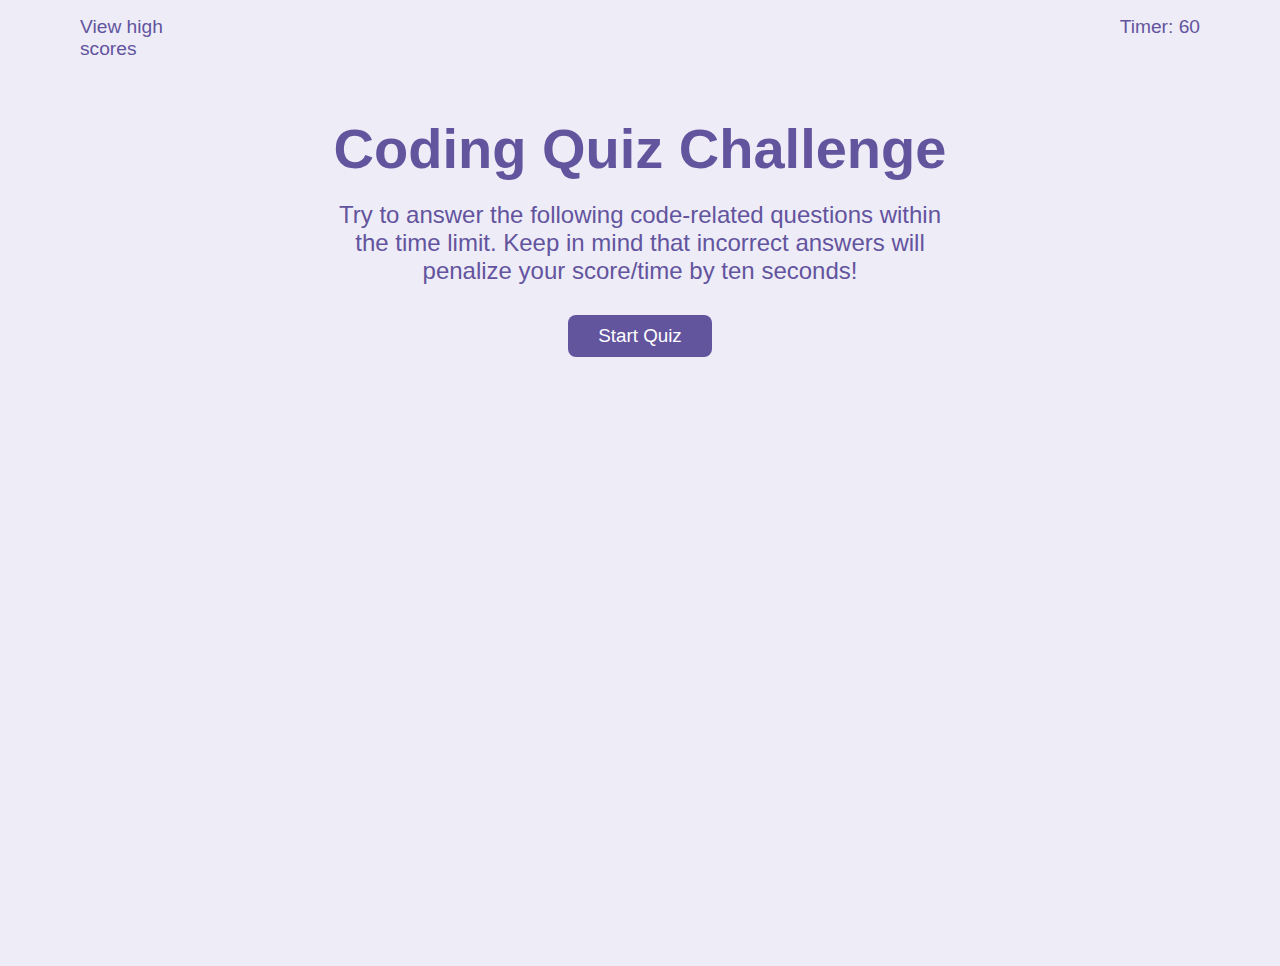
<file: index.html>
<!DOCTYPE html>
<html>
    <head>
        <meta charset="utf-8">
        <meta content="width=device-width, initial-scale=1" name="viewport"/>
        <link rel="stylesheet" href="./assets/css/style.css">
        <title>Quiz App</title>
    </head>
    <body>
        <header>
            <navbar>
                <a href="./assets/leaderboard.html">View high scores</a>
                <div class="timer-display">Timer: 60</div>
            </navbar>
        </header>

        <section class="start-screen-wrapper">
            <div class="start-screen">
                <h1>Coding Quiz Challenge</h1>
                <p>Try to answer the following code-related questions within the time limit. Keep in mind that incorrect answers
                    will penalize your score/time by ten seconds!
                </p>
                <button class="start-btn">Start Quiz</button>
            </div>
        </section>

            <div class="message-display"></div>

        <section class="quiz-screen-wrapper">
            <div class="quiz-screen"></div>
        </section>

        <section class = "end-screen-wrapper hide">
            <div class="end-screen card">
                <div class=card-header>
                    <h2>You finished the quiz.</h2>
                    <p>Your final score is: <span id="highscore-display"></span> </p>
                </div>
                <div class="card-form">
                    <div>
                        <label for="initials">Enter your initials below to add your score to the leaderboard: </label>
                        <input type="text" name="initials" id="initials" required/>
                    </div>
                    <div>
                        <button id="submit">Submit</button>
                    </div>
                </div>
            </div>
        </section>
        <script src="./assets/js/script.js"></script>
        <script src="./assets/js/choices.js"></script>
    </body>
    </html>
</file>
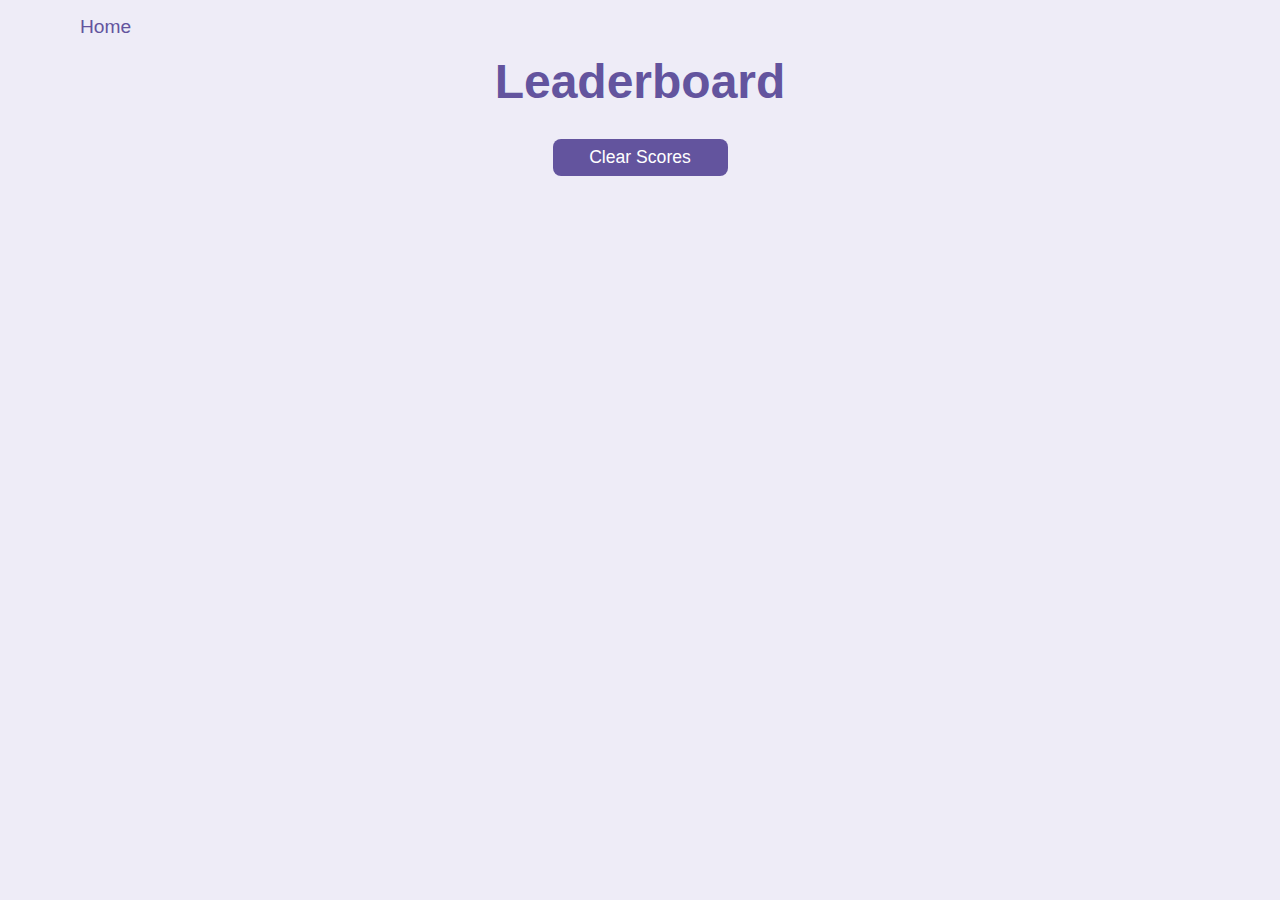
<file: assets/leaderboard.html>
<!DOCTYPE html>
<html>
    <head>
        <meta charset="UTF-8">
        <meta content="width=device-width, initial-scale=1" name="viewport"/>
        <link rel="stylesheet" href="./css/style.css">
        <title>Quiz App</title>
    </head>
    <body>
        <header>
            <navbar>
                <a href="../index.html">Home</a>
                <div class="timer-display"></div>
            </navbar>
        </header>
        <div class="leaderboard-container" id="leaderboard-container">
            <h1>Leaderboard</h1>
            <ol class="leaderboard-list" id="leaderboard-list"></ol>
        </div>
        <div class="clear-button-container">
            <button id="clearBtn">Clear Scores</button>
        </div>
        <script src="js/score.js"></script>
    </body>
</html>
</file>
<file: assets/css/style.css>
:root{
    --font-color: #63549e;
    --dark-color: #6945f5;
    --bg-color: #eeecf7;
}
*{
    margin:0;
    box-sizing: border-box;
    font-family: Arial, Helvetica, sans-serif;
}
/* Styling for header and navbar begins here. */
header{
    width:100%;
    display:flex;
}
header > navbar{
    display:flex;
    width:90%;
    margin: 0 auto;
    font-size:1.20em;
    padding:16px;
}
navbar > a {
    text-decoration: none;
    color:var(--font-color);
}
a:hover{
    text-decoration: underline;
    color:var(--font-color);
}
.timer-display {
    width:90%;
    display:flex;
    justify-content: end;
    color:var(--font-color);
}
body{
    min-height:100vh;
    background-color: var(--bg-color);
}
/* Styling for start screen begins here. */
.start-screen-wrapper{
    min-height:90vh;
    display:flex;
    justify-content: center;
    margin-top:40px;
}
.start-screen{
    text-align: center;
    max-width:50%;
    min-width:400px;
}
.start-screen > h1 {
    color:var(--font-color);
    font-size:3.50em;
    text-align:center;
    font-family: 'Franklin Gothic Medium', 'Arial Narrow', Arial, sans-serif;
    margin-bottom:20px;
}
.start-screen > p {
    color:var(--font-color);
    font-size:1.50em;
    margin-bottom:30px;
}
.start-screen > button {
    font-size:1.175em;
    background-color: var(--font-color);
    border:none;
    border-radius:8px;
    padding: 10px 30px 10px 30px;
    color:white;
}
/* Styling for the quiz screen and the cards begins here. */
.quiz-screen-wrapper .hide{
    width:100%;
    border:1px soild red;
    min-height:80vh;
    display:flex;
    justify-content: center;
    align-items: center;
    flex-direction: column;
}
.message-display{
    width:100%;
    text-align: center;
    font-size:1.20em;
    color:var(--font-color);
    font-weight: bold;
    padding:20px;
}
.card{
    width:40%;
    min-width:400px;
    margin: 0 auto;
    border-radius:16px;
    box-shadow: rgba(60, 64, 67, 0.3) 0 1px 2px 0,
    rgba(60, 64, 67, 0.15) 0 1px 3px 1px;
    background-color: white;
}
.card-header{
    border-top-right-radius: 16px;
    border-top-left-radius: 16px;
    padding:30px;
    background-color: white;
}
.card-number{
    text-align:center;
    margin-bottom:10px;
    font-weight:bold;
    font-size:1.10em;
    color:var(--font-color);
}
.card-question{
    color:var(--font-color);
    font-size:1.50em;
    font-weight:bold;
    margin:5px;
    padding:20px;
    text-indent: 5px;
}
.card-btn-container {
    display:flex;
    flex-wrap: wrap;
    justify-content: center;
    padding:20px;
    padding-top:30px;
 
}
.card-btn-container > button {
    width:40%;
    min-width:250px;
    padding:20px;
    margin:20px;
    border-radius:8px;
    border:none;
    background-color: var(--bg-color);
    font-size:1.20em;
    color:var(--font-color);
}
.card-btn-container > button:hover{
    background-color: #edecee;
}
/* Styling for the end screen and inputs starts here. */
.end-screen > .card-header{
    background-color: transparent;
}
.card-header > h2{
    color:var(--font-color);
    font-size:2.25em;
    margin-bottom:16px;
    margin-top:10px;
    text-align: center;
}
.card-header > p{
    color:var(--font-color);
    font-size:1.25em;
    text-align: center;
}

.end-screen{
    background-image: url(../images/quiz-background.png);
    background-size: cover;
    background-repeat: repeat;
}
.end-screen.card{
    padding:20px;
}
.card-form{
    color:var(--font-color);
    font-size:1.25em;
    padding:30px;
    margin-top:-30px;
}
.card-form > div{
    text-align: center;
    display:flex;
    flex-direction: column;
    align-items: center;
    max-width:400px;
    margin: 0 auto;
}
label{
    margin-bottom:10px;
}
#initials{
    border:1px solid var(--font-color);
    border-radius:4px;
    padding:5px;
    margin-top:20px;
    max-width:200px;
    margin: 0 auto;
}
div > #submit{
    font-size:0.85em;
    background-color: var(--font-color);
    border:none;
    border-radius:8px;
    padding: 6px 14px 6px 14px;
    color:white;
    margin-top:10px;
}
button:hover{
    cursor: pointer;
}
.hide{
    display:none;
}
.show{
    display:block;
}
/* Leaderboard styling begins here */
.leaderboard-container >h1 {
    text-align:center;
    color:var(--font-color);
    font-size:3em;
    margin-bottom:10px;
}
.leaderboard-list{
    width:60%;
    margin: 0 auto;
    font-size:1.5em;
    min-width:370px;
    padding-left:10px;
}

.clear-button-container{
    display:flex;
    width:50%;
    margin: 0 auto;
    justify-content: center;
}
.clear-button-container > button{
    min-width:175px;
    padding:8px;
    margin:20px;
    border-radius:8px;
    border:none;
    background-color: var(--font-color);
    font-size:1.10em;
    color:white;
}
li{
    padding:10px;
    color:var(--font-color);
}
li:nth-child(odd){
    background-color: #cfc3ff;
}
li:nth-child(even){
    background-color: #dcd7ee;
}
/* Media Queries */
@media screen and (max-width:420px){
    .start-screen > h1{
        font-size:2.5em;
    }
    .start-screen > p{
        font: 1.20em;
    }
    .quiz-screen > .card-header{
       padding:20px;
    }
    .card-question{
        font-size:1.35em;
    }
    .card-btn-container{
        margin-top:-10px;
    }
    .card-btn-container > button {
        padding:16px;
    }
    .end-screen{
        background-image: none;
    }
    .card-header > h2{
        font-size:1.75em;
    }
}
</file>
